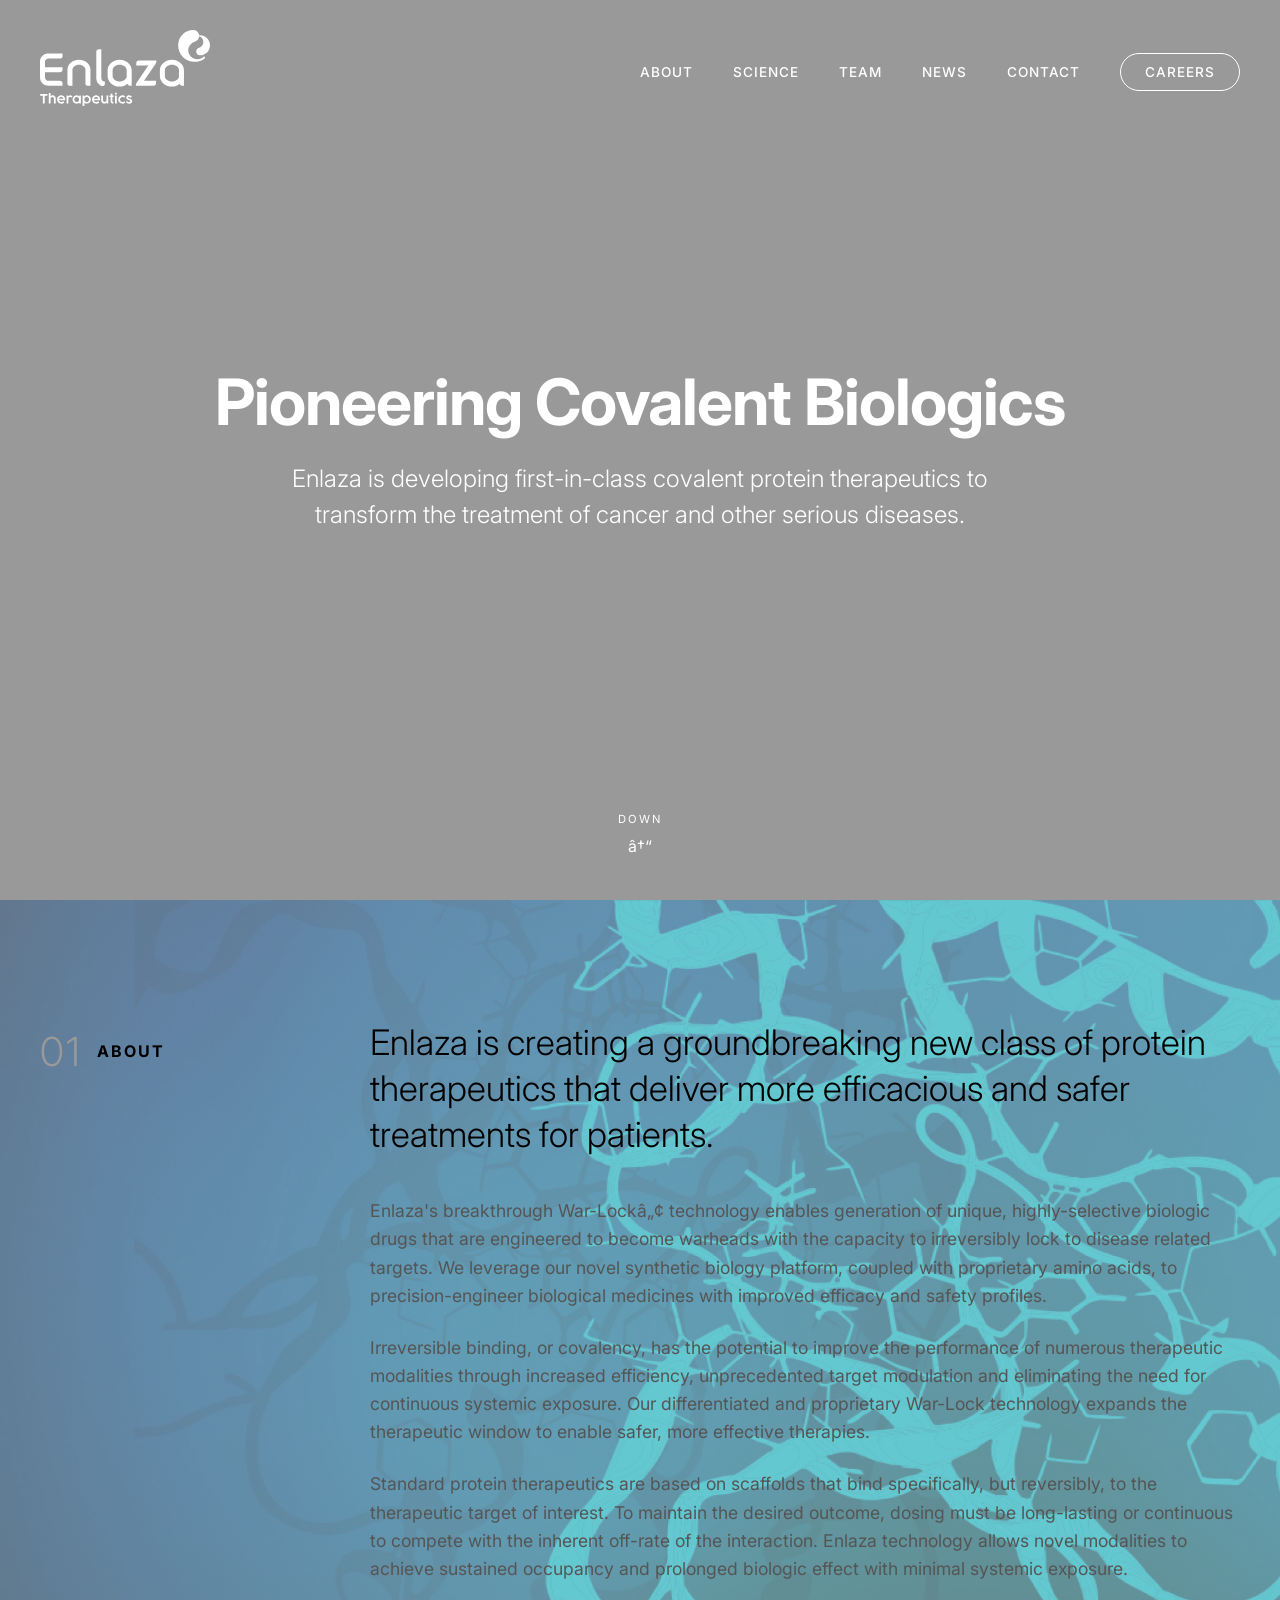
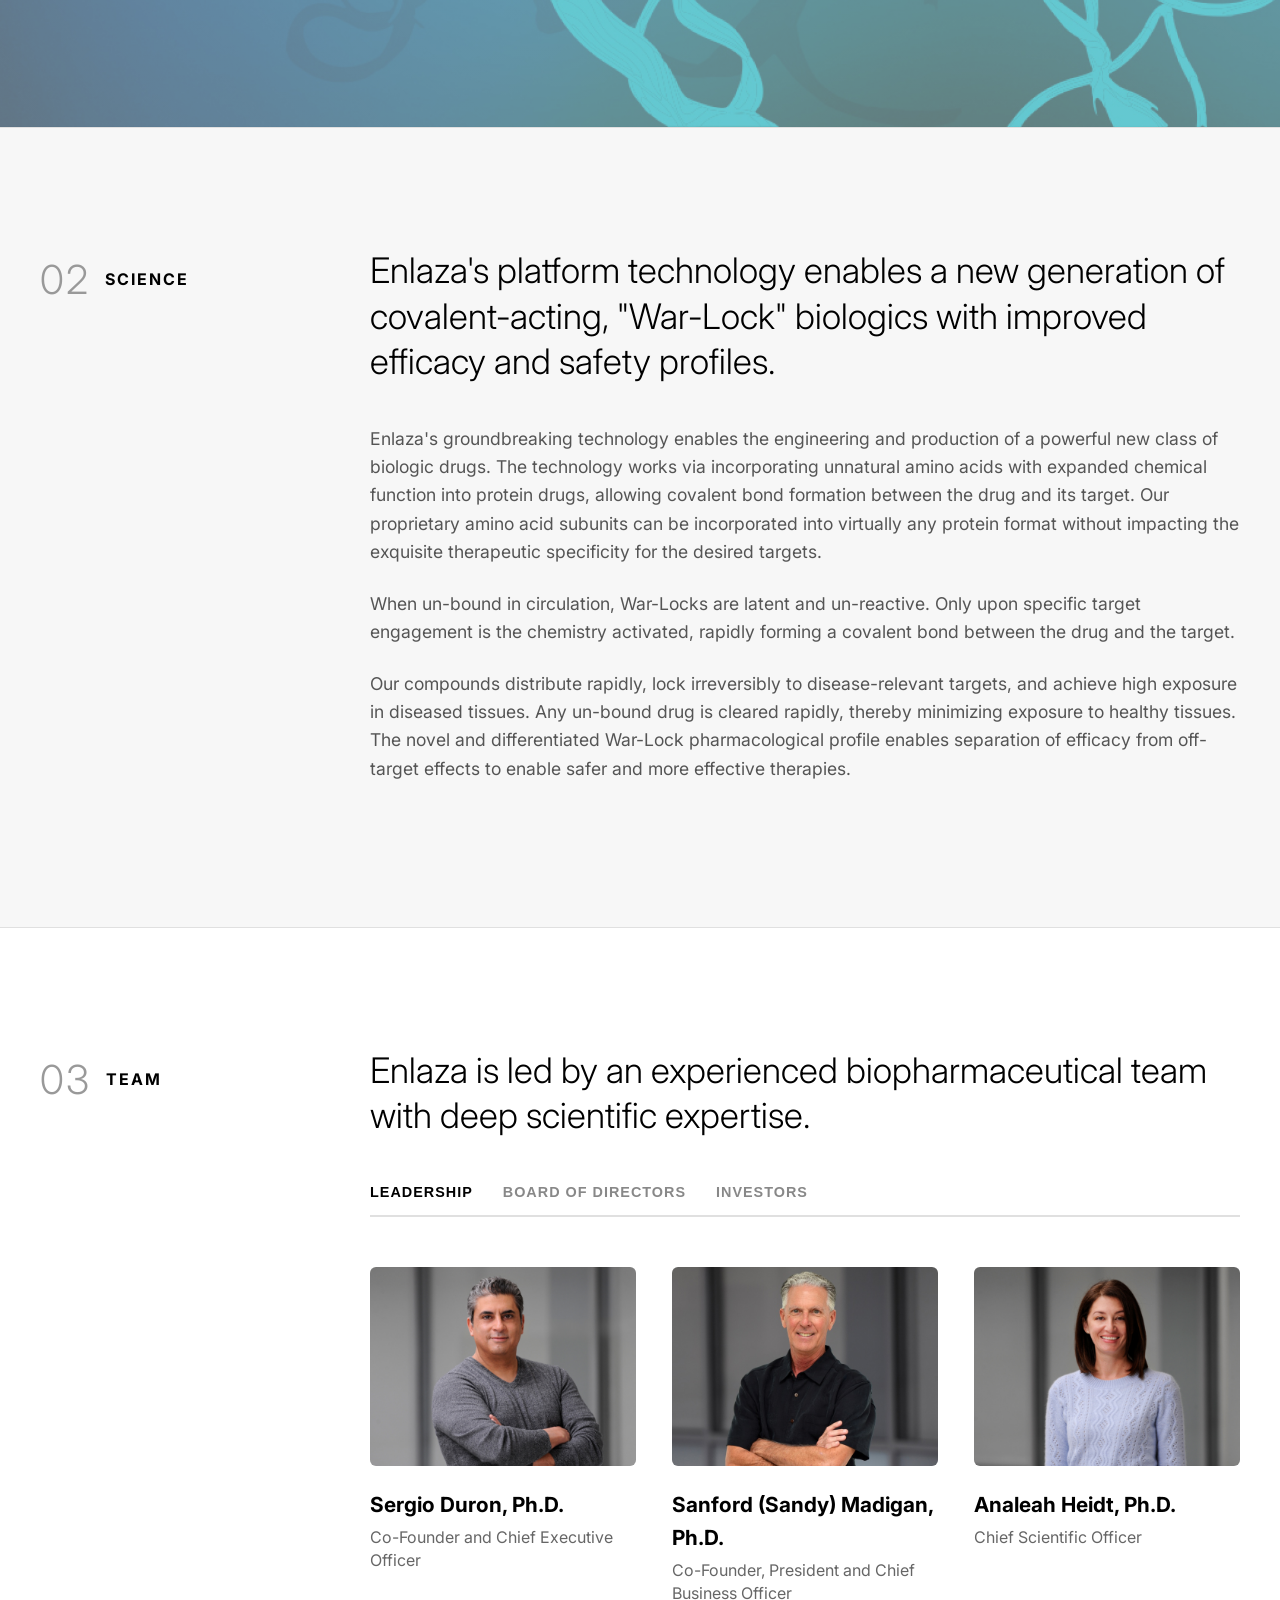
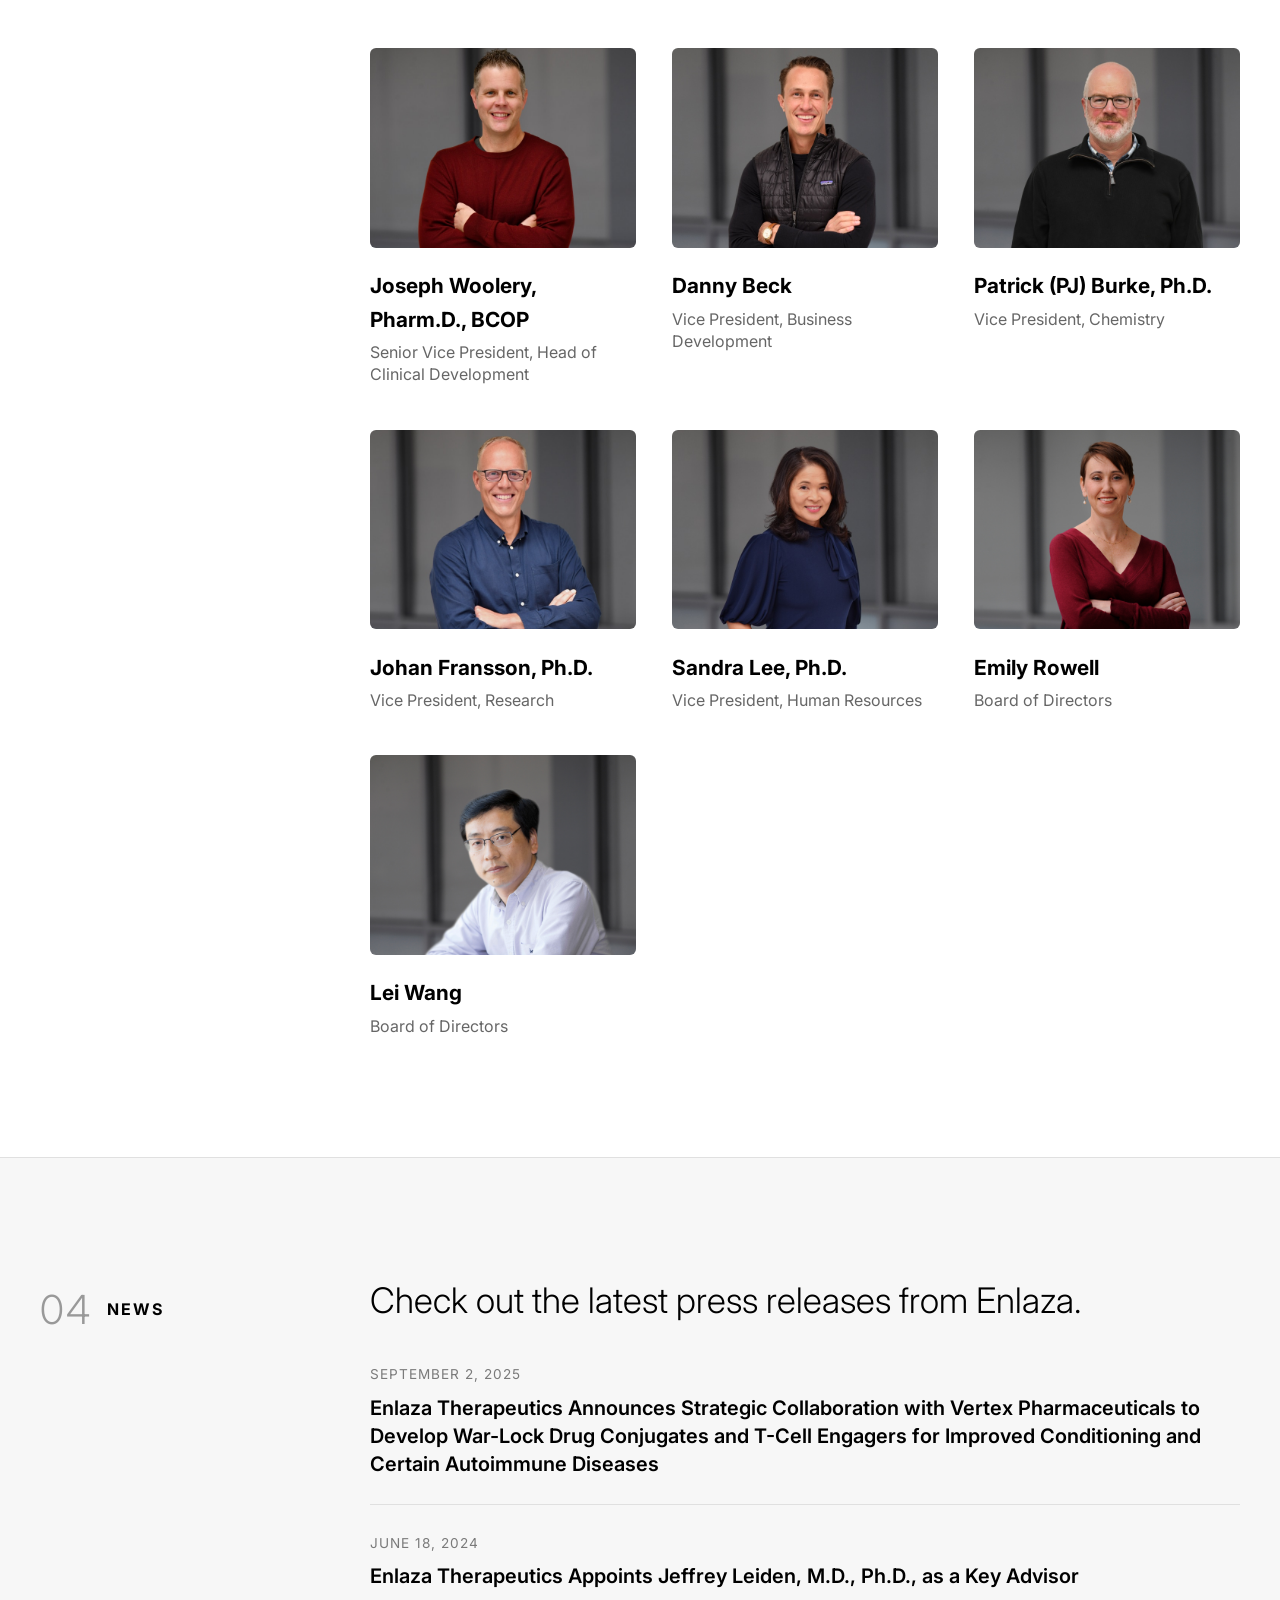
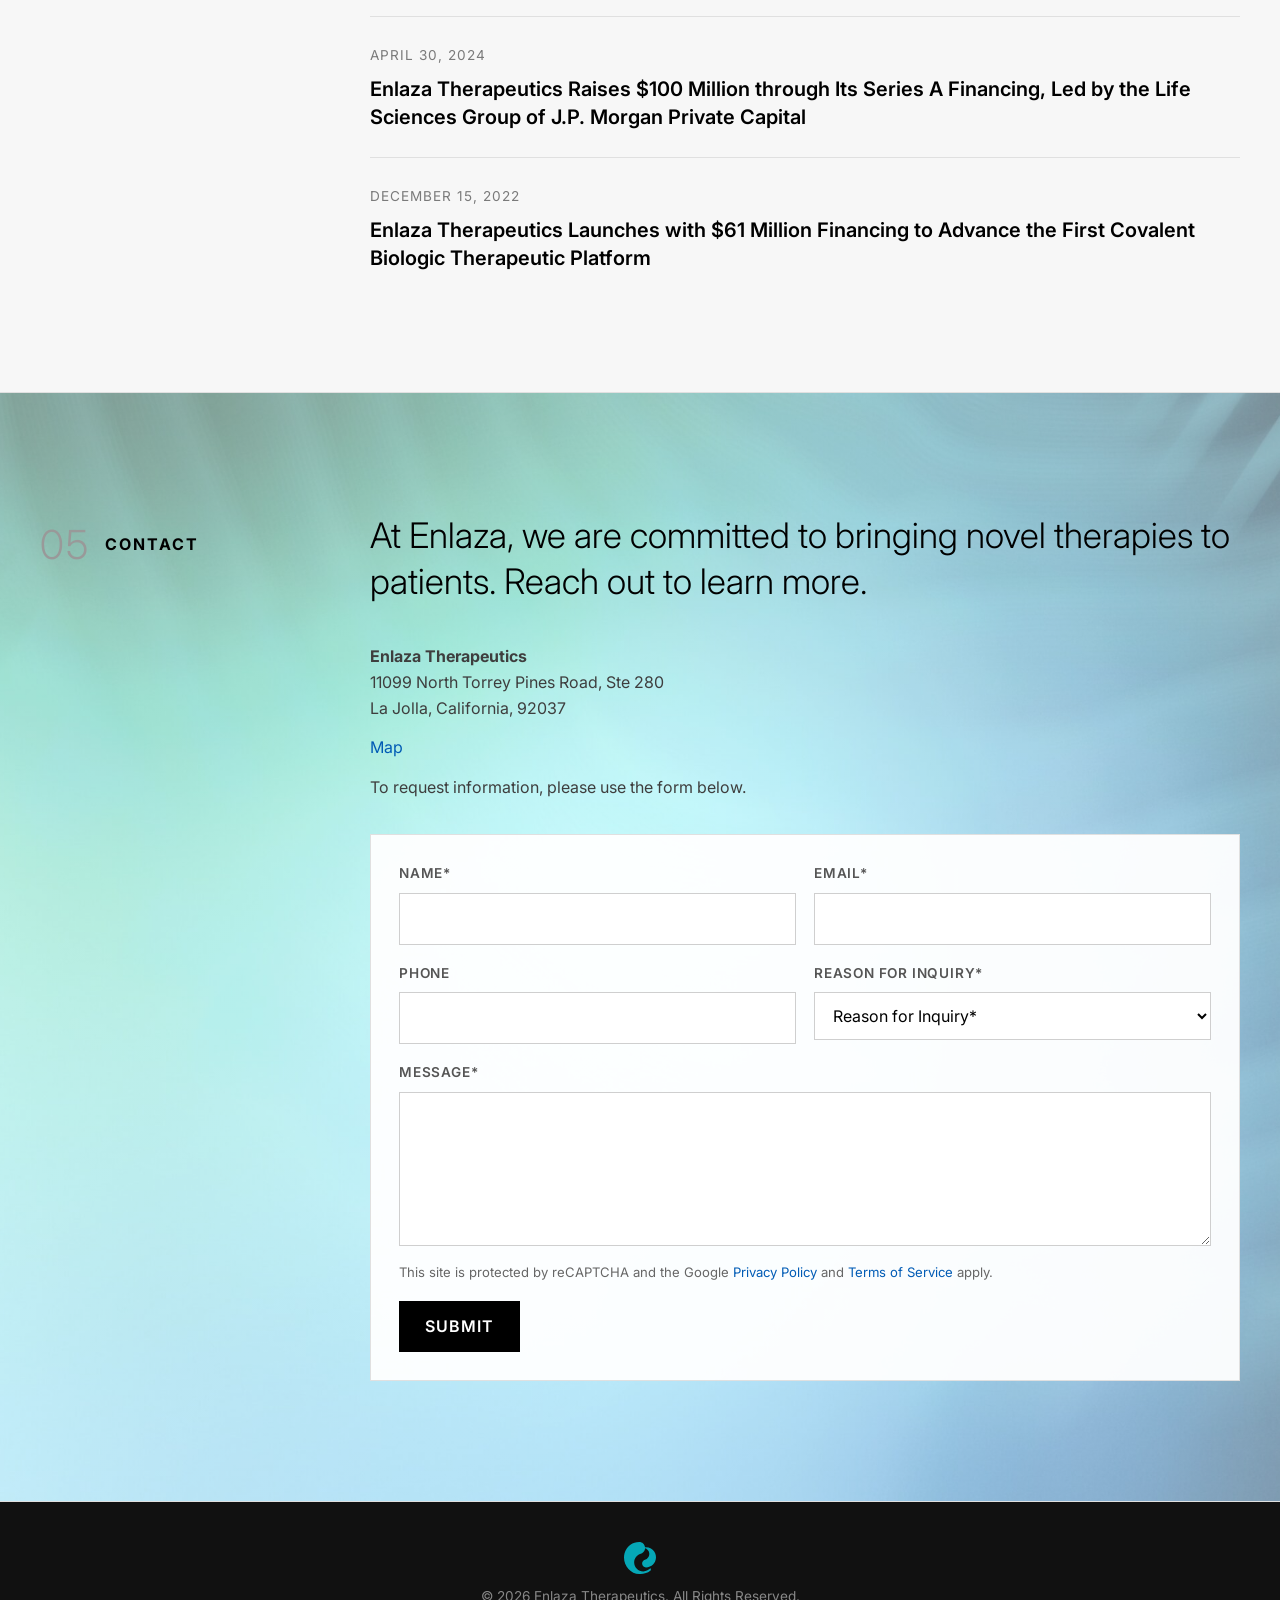
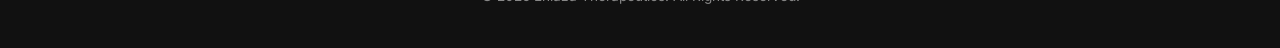
<file: index.html>
﻿<!DOCTYPE html>
<html lang="en">
<head>
    <meta charset="UTF-8">
    <meta name="viewport" content="width=device-width, initial-scale=1.0">
    <title>Enlaza Therapeutics | Covalent Protein Biologics</title>
    <link rel="stylesheet" href="assets/css/styles.css">
    <link href="https://fonts.googleapis.com/css2?family=Inter:wght@300;400;500;700&display=swap" rel="stylesheet">
</head>
<body>

    <header id="main-header">
        <div class="nav-container">
            <div class="logo">
                <a href="#">
                    <img src="assets/Enlaza_logo.svg" alt="Enlaza Therapeutics logo">
                </a>
            </div>
            <nav>
                <ul>
                    <li><a href="#about">About</a></li>
                    <li><a href="#science">Science</a></li>
                    <li><a href="#team">Team</a></li>
                    <li><a href="#news">News</a></li>
                    <li><a href="#contact">Contact</a></li>
                    <li><a href="#careers" class="btn-highlight">Careers</a></li>
                </ul>
            </nav>
        </div>
    </header>

    <section class="hero">
        <div class="video-container">
            <video autoplay muted loop playsinline id="bg-video">
                <source src="https://enlazatx.com/wp-content/uploads/2022/12/untitled-optimized.mp4" type="video/mp4">
            </video>
            <div class="video-overlay"></div>
        </div>
        
        <div class="hero-content">
            <h1>Pioneering Covalent Biologics</h1>
            <p>Enlaza is developing first-in-class covalent protein therapeutics to transform the treatment of cancer and other serious diseases.</p>
        </div>
        
        <a href="#about" class="scroll-down">
            <span>down</span>
            <div class="arrow">â†“</div>
        </a>
    </section>

    <section id="about" class="page-section">
        <div class="section-container">
            <div class="section-sidebar">
                <h2 class="section-title"><span class="num">01</span> about</h2>
            </div>
            <div class="section-content">
                <h3 class="lead-text">Enlaza is creating a groundbreaking new class of protein therapeutics that deliver more efficacious and safer treatments for patients.</h3>
                
                <div class="text-blocks">
                    <p>Enlaza's breakthrough War-Lockâ„¢ technology enables generation of unique, highly-selective biologic drugs that are engineered to become warheads with the capacity to irreversibly lock to disease related targets. We leverage our novel synthetic biology platform, coupled with proprietary amino acids, to precision-engineer biological medicines with improved efficacy and safety profiles.</p>
                    
                    <p>Irreversible binding, or covalency, has the potential to improve the performance of numerous therapeutic modalities through increased efficiency, unprecedented target modulation and eliminating the need for continuous systemic exposure. Our differentiated and proprietary War-Lock technology expands the therapeutic window to enable safer, more effective therapies.</p>
                    
                    <p>Standard protein therapeutics are based on scaffolds that bind specifically, but reversibly, to the therapeutic target of interest. To maintain the desired outcome, dosing must be long-lasting or continuous to compete with the inherent off-rate of the interaction. Enlaza technology allows novel modalities to achieve sustained occupancy and prolonged biologic effect with minimal systemic exposure.</p>
                </div>
            </div>
        </div>
    </section>

    <section id="science" class="page-section bg-gray">
        <div class="section-container">
            <div class="section-sidebar">
                <h2 class="section-title"><span class="num">02</span> Science</h2>
            </div>
            <div class="section-content">
                <h3 class="lead-text">Enlaza's platform technology enables a new generation of covalent-acting, "War-Lock" biologics with improved efficacy and safety profiles.</h3>
                
                <div class="text-blocks">
                    <p>Enlaza's groundbreaking technology enables the engineering and production of a powerful new class of biologic drugs. The technology works via incorporating unnatural amino acids with expanded chemical function into protein drugs, allowing covalent bond formation between the drug and its target. Our proprietary amino acid subunits can be incorporated into virtually any protein format without impacting the exquisite therapeutic specificity for the desired targets.</p>
                    
                    <p>When un-bound in circulation, War-Locks are latent and un-reactive. Only upon specific target engagement is the chemistry activated, rapidly forming a covalent bond between the drug and the target.</p>
                    
                    <p>Our compounds distribute rapidly, lock irreversibly to disease-relevant targets, and achieve high exposure in diseased tissues. Any un-bound drug is cleared rapidly, thereby minimizing exposure to healthy tissues. The novel and differentiated War-Lock pharmacological profile enables separation of efficacy from off-target effects to enable safer and more effective therapies.</p>
                </div>
            </div>
        </div>
    </section>

    <section id="team" class="page-section">
        <div class="section-container">
            <div class="section-sidebar">
                <h2 class="section-title"><span class="num">03</span> Team</h2>
            </div>
            <div class="section-content">
                <h3 class="lead-text">Enlaza is led by an experienced biopharmaceutical team with deep scientific expertise.</h3>
                
                <ul class="team-nav" role="tablist" aria-label="Team categories">
                    <li><button class="active" data-team-tab="leadership" role="tab" aria-selected="true">Leadership</button></li>
                    <li><button data-team-tab="board" role="tab" aria-selected="false">Board of Directors</button></li>
                    <li><button data-team-tab="investors" role="tab" aria-selected="false">Investors</button></li>
                </ul>

                <div class="team-panel active" id="team-panel-leadership">
                    <div class="team-grid">
                        <div class="team-member">
                            <img src="assets/Enlaza_Sergio_2.jpg" alt="Sergio Duron, Ph.D.">
                            <h4>Sergio Duron, Ph.D.</h4>
                            <p>Co-Founder and Chief Executive Officer</p>
                        </div>
                        <div class="team-member">
                            <img src="assets/Enlaza_Sandy_Madigan.jpg" alt="Sanford Madigan, Ph.D.">
                            <h4>Sanford (Sandy) Madigan, Ph.D.</h4>
                            <p>Co-Founder, President and Chief Business Officer</p>
                        </div>
                        <div class="team-member">
                            <img src="assets/Enlaza_Analeah_2.jpg" alt="Analeah Heidt, Ph.D.">
                            <h4>Analeah Heidt, Ph.D.</h4>
                            <p>Chief Scientific Officer</p>
                        </div>
                        <div class="team-member">
                            <img src="assets/Enlaza_Joseph_Woolery.jpg" alt="Joseph Woolery, Pharm.D., BCOP">
                            <h4>Joseph Woolery, Pharm.D., BCOP</h4>
                            <p>Senior Vice President, Head of Clinical Development</p>
                        </div>
                        <div class="team-member">
                            <img src="assets/Enlaza_Danny_Beck.jpg" alt="Danny Beck">
                            <h4>Danny Beck</h4>
                            <p>Vice President, Business Development</p>
                        </div>
                        <div class="team-member">
                            <img src="assets/Enlaza_Patrick_Burke.jpg" alt="Patrick Burke, Ph.D.">
                            <h4>Patrick (PJ) Burke, Ph.D.</h4>
                            <p>Vice President, Chemistry</p>
                        </div>
                        <div class="team-member">
                            <img src="assets/Enlaza_Fransson.jpg" alt="Johan Fransson, Ph.D.">
                            <h4>Johan Fransson, Ph.D.</h4>
                            <p>Vice President, Research</p>
                        </div>
                        <div class="team-member">
                            <img src="assets/Enlaza_Sandra_Lee.jpg" alt="Sandra Lee, Ph.D.">
                            <h4>Sandra Lee, Ph.D.</h4>
                            <p>Vice President, Human Resources</p>
                        </div>
                        <div class="team-member">
                            <img src="assets/Enlaza_Therapeutics_Emily_Rowell.jpg" alt="Emily Rowell">
                            <h4>Emily Rowell</h4>
                            <p>Board of Directors</p>
                        </div>
                        <div class="team-member">
                            <img src="assets/Enlaza_Therapeutics_Lei_Wang.jpg" alt="Lei Wang">
                            <h4>Lei Wang</h4>
                            <p>Board of Directors</p>
                        </div>
                    </div>
                </div>

                <div class="team-panel" id="team-panel-board">
                    <div class="board-grid">
                        <div class="board-member">
                            <h4>Stephen Squinto, Ph.D.</h4>
                            <p>Chief Investment Officer, J.P. Morgan Life Sciences Private Capital</p>
                        </div>
                        <div class="board-member">
                            <h4>Jay Lichter, Ph.D.</h4>
                            <p>Managing Director, Avalon Ventures</p>
                        </div>
                        <div class="board-member">
                            <h4>James N. Topper, M.D., Ph.D.</h4>
                            <p>Managing Director, Frazier Life Sciences</p>
                        </div>
                        <div class="board-member">
                            <h4>Shelley Chu, M.D., Ph.D.</h4>
                            <p>Partner, Lightspeed Venture Partners</p>
                        </div>
                        <div class="board-member">
                            <h4>Marcos Milla, Ph.D.</h4>
                            <p>Venture Partner, Samsara BioCapital</p>
                        </div>
                        <div class="board-member">
                            <h4>Sergio Duron, Ph.D.</h4>
                            <p>Co-Founder and Chief Executive Officer</p>
                        </div>
                    </div>
                </div>

                <div class="team-panel" id="team-panel-investors">
                    <div class="investors-grid">
                        <div class="investor">
                            <img src="assets/Alexandria-VI.webp" alt="Alexandria Venture Investments">
                        </div>
                        <div class="investor">
                            <img src="assets/Amgen-Ventures.png" alt="Amgen Ventures">
                        </div>
                        <div class="investor">
                            <img src="assets/Avalon-Ventures.png" alt="Avalon Ventures">
                        </div>
                        <div class="investor">
                            <img src="assets/Bregua.webp" alt="Bregua Corporation">
                        </div>
                        <div class="investor">
                            <img src="assets/Frazier-LS_Rev.webp" alt="Frazier Life Sciences">
                        </div>
                        <div class="investor">
                            <img src="assets/JPMorgan-Am.webp" alt="JPMorgan">
                        </div>
                        <div class="investor">
                            <img src="assets/Lightspeed.webp" alt="Lightspeed Venture Partners">
                        </div>
                        <div class="investor">
                            <img src="assets/Pappas-Capital.webp" alt="Pappas Capital">
                        </div>
                        <div class="investor">
                            <img src="assets/Pfizer.webp" alt="Pfizer">
                        </div>
                        <div class="investor">
                            <img src="assets/Regeneron_Ventures_logo.webp" alt="Regeneron Ventures">
                        </div>
                        <div class="investor">
                            <img src="assets/SamsaraBC.png" alt="Samsara BioCapital">
                        </div>
                    </div>
                </div>
            </div>
        </div>
    </section>

    <section id="news" class="page-section bg-gray">
        <div class="section-container">
            <div class="section-sidebar">
                <h2 class="section-title"><span class="num">04</span> News</h2>
            </div>
            <div class="section-content">
                <h3 class="lead-text">Check out the latest press releases from Enlaza.</h3>

                <div class="news-list" aria-label="Latest news">
                    <article class="news-item">
                        <p class="news-date">September 2, 2025</p>
                        <h4>
                            <a href="https://enlazatx.com/press_release/enlaza-therapeutics-announces-strategic-collaboration-with-vertex-pharmaceuticals-to-develop-war-lock-drug-conjugates-and-t-cell-engagers-for-improved-conditioning-and-certain-autoimmune-diseases/" target="_blank" rel="noopener noreferrer">
                                Enlaza Therapeutics Announces Strategic Collaboration with Vertex Pharmaceuticals to Develop War-Lock Drug Conjugates and T-Cell Engagers for Improved Conditioning and Certain Autoimmune Diseases
                            </a>
                        </h4>
                    </article>

                    <article class="news-item">
                        <p class="news-date">June 18, 2024</p>
                        <h4>
                            <a href="https://enlazatx.com/press_release/enlaza-therapeutics-appoints-jeffrey-leiden-m-d-ph-d-as-a-key-advisor/" target="_blank" rel="noopener noreferrer">
                                Enlaza Therapeutics Appoints Jeffrey Leiden, M.D., Ph.D., as a Key Advisor
                            </a>
                        </h4>
                    </article>

                    <article class="news-item">
                        <p class="news-date">April 30, 2024</p>
                        <h4>
                            <a href="https://enlazatx.com/press_release/enlaza-therapeutics-raises-100-million-through-its-series-a-financing-led-by-the-life-sciences-group-of-j-p-morgan-private-capital/" target="_blank" rel="noopener noreferrer">
                                Enlaza Therapeutics Raises $100 Million through Its Series A Financing, Led by the Life Sciences Group of J.P. Morgan Private Capital
                            </a>
                        </h4>
                    </article>

                    <article class="news-item">
                        <p class="news-date">December 15, 2022</p>
                        <h4>
                            <a href="https://enlazatx.com/press_release/enlaza-therapeutics-launches-with-61-million-financing-to-advance-the-first-covalent-biologic-therapeutic-platform/" target="_blank" rel="noopener noreferrer">
                                Enlaza Therapeutics Launches with $61 Million Financing to Advance the First Covalent Biologic Therapeutic Platform
                            </a>
                        </h4>
                    </article>
                </div>
            </div>
        </div>
    </section>

    <section id="contact" class="page-section contact-section">
        <div class="section-container">
            <div class="section-sidebar">
                <h2 class="section-title"><span class="num">05</span> Contact</h2>
            </div>
            <div class="section-content">
                <h3 class="lead-text">At Enlaza, we are committed to bringing novel therapies to patients. Reach out to learn more.</h3>

                <div class="contact-details">
                    <p><strong>Enlaza Therapeutics</strong><br>11099 North Torrey Pines Road, Ste 280<br>La Jolla, California, 92037</p>
                    <p><a href="https://goo.gl/maps/MUJt1PDjsA9YeuVT8" target="_blank" rel="noopener noreferrer">Map</a></p>
                    <p>To request information, please use the form below.</p>
                </div>

                <form class="contact-form" action="#" method="post">
                    <div class="form-grid">
                        <div class="form-field">
                            <label for="contact-name">Name*</label>
                            <input id="contact-name" name="name" type="text" required>
                        </div>

                        <div class="form-field">
                            <label for="contact-email">Email*</label>
                            <input id="contact-email" name="email" type="email" required>
                        </div>

                        <div class="form-field">
                            <label for="contact-phone">Phone</label>
                            <input id="contact-phone" name="phone" type="tel">
                        </div>

                        <div class="form-field">
                            <label for="contact-reason">Reason for Inquiry*</label>
                            <select id="contact-reason" name="reason" required>
                                <option value="" selected disabled>Reason for Inquiry*</option>
                                <option value="business-development">Business Development</option>
                                <option value="media">Media / Press</option>
                                <option value="careers">Careers</option>
                                <option value="partnerships">Partnerships</option>
                                <option value="general">General Inquiry</option>
                            </select>
                        </div>

                        <div class="form-field form-field-full">
                            <label for="contact-message">Message*</label>
                            <textarea id="contact-message" name="message" rows="5" required></textarea>
                        </div>
                    </div>

                    <p class="form-disclaimer">This site is protected by reCAPTCHA and the Google <a href="https://policies.google.com/privacy?hl=en" target="_blank" rel="noopener noreferrer">Privacy Policy</a> and <a href="https://policies.google.com/terms?hl=en" target="_blank" rel="noopener noreferrer">Terms of Service</a> apply.</p>

                    <button type="submit" class="form-submit">Submit</button>
                </form>
            </div>
        </div>
    </section>

    <footer>
        <div class="footer-content">
            <img src="assets/Symbol_Footer.svg" alt="Enlaza symbol" class="footer-symbol">
            <p>&copy; 2026 Enlaza Therapeutics. All Rights Reserved.</p>
        </div>
    </footer>

    <script>
        // Simple script to change header background on scroll (common on these sites)
        window.addEventListener('scroll', () => {
            const header = document.getElementById('main-header');
            if (window.scrollY > 50) {
                header.classList.add('scrolled');
            } else {
                header.classList.remove('scrolled');
            }
        });

        // Tab functionality for Team section
        const teamTabs = document.querySelectorAll('[data-team-tab]');
        const teamPanels = {
            leadership: document.getElementById('team-panel-leadership'),
            board: document.getElementById('team-panel-board'),
            investors: document.getElementById('team-panel-investors')
        };

        teamTabs.forEach((tab) => {
            tab.addEventListener('click', () => {
                teamTabs.forEach((currentTab) => {
                    currentTab.classList.remove('active');
                    currentTab.setAttribute('aria-selected', 'false');
                });

                Object.values(teamPanels).forEach((panel) => panel.classList.remove('active'));

                tab.classList.add('active');
                tab.setAttribute('aria-selected', 'true');
                teamPanels[tab.dataset.teamTab].classList.add('active');
            });
        });
    </script>
</body>
</html>
</file>
<file: assets/css/styles.css>
/* --- Base Reset & Typography --- */
:root {
    --primary-color: #000000;
    --text-color: #333333;
    --light-gray: #f7f7f7;
    --border-color: #e0e0e0;
    --accent-blue: #005bb5;
}

* {
    margin: 0;
    padding: 0;
    box-sizing: border-box;
}

html {
    scroll-behavior: smooth;
}

body {
    font-family: 'Inter', -apple-system, BlinkMacSystemFont, "Segoe UI", Roboto, sans-serif;
    color: var(--text-color);
    line-height: 1.6;
    background-color: #ffffff;
    -webkit-font-smoothing: antialiased;
}

/* --- Navigation Header --- */
header {
    position: fixed;
    top: 0;
    width: 100%;
    z-index: 999;
    padding: 30px 0;
    transition: all 0.4s ease;
    background: transparent;
}

header.scrolled {
    background: rgba(255, 255, 255, 0.98);
    padding: 20px 0;
    box-shadow: 0 2px 10px rgba(0,0,0,0.05);
}

header.scrolled .logo a, 
header.scrolled nav ul li a {
    color: var(--primary-color);
}

.nav-container {
    max-width: 1400px;
    margin: 0 auto;
    padding: 0 40px;
    display: flex;
    justify-content: space-between;
    align-items: center;
}

.logo a {
    color: #ffffff;
    text-decoration: none;
    display: inline-flex;
    align-items: center;
    transition: color 0.3s ease;
}

.logo img {
    width: 170px;
    max-width: 100%;
    display: block;
    filter: brightness(0) invert(1);
    transition: filter 0.3s ease;
}

header.scrolled .logo img {
    filter: none;
}

nav ul {
    display: flex;
    list-style: none;
    gap: 40px;
    align-items: center; /* Aligns the pill button nicely */
}

nav ul li a {
    color: #ffffff;
    text-decoration: none;
    font-size: 0.85rem;
    font-weight: 500;
    text-transform: uppercase;
    letter-spacing: 1px;
    transition: all 0.3s ease;
}

nav ul li a:hover {
    color: #aaaaaa;
}

/* --- Careers Highlight Button --- */
nav ul li a.btn-highlight {
    border: 1px solid #ffffff;
    padding: 10px 24px;
    border-radius: 30px; /* Gives it the pill shape */
}

nav ul li a.btn-highlight:hover {
    background-color: #ffffff;
    color: var(--primary-color);
}

header.scrolled nav ul li a.btn-highlight {
    border-color: var(--primary-color);
    color: var(--primary-color);
}

header.scrolled nav ul li a.btn-highlight:hover {
    background-color: var(--primary-color);
    color: #ffffff;
}

/* --- Hero Section --- */
.hero {
    position: relative;
    height: 100vh;
    min-height: 700px;
    display: flex;
    align-items: center;
    padding: 0 40px;
}

.video-container {
    position: absolute;
    top: 0;
    left: 0;
    width: 100%;
    height: 100%;
    overflow: hidden;
    z-index: -1;
}

#bg-video {
    width: 100vw;
    height: 100vh;
    object-fit: cover;
}

.video-overlay {
    position: absolute;
    top: 0;
    left: 0;
    width: 100%;
    height: 100%;
    background: rgba(0, 0, 0, 0.4); 
}

.hero-content {
    max-width: 900px;
    margin: 0 auto;
    color: #ffffff;
    text-align: center;
    z-index: 1;
}

.hero-content h1 {
    font-size: clamp(3rem, 5vw, 5rem);
    font-weight: 700;
    line-height: 1.1;
    margin-bottom: 24px;
    letter-spacing: -1px;
}

.hero-content p {
    font-size: clamp(1.1rem, 2vw, 1.5rem);
    font-weight: 300;
    max-width: 700px;
    margin: 0 auto;
    line-height: 1.5;
}

.scroll-down {
    position: absolute;
    bottom: 40px;
    left: 50%;
    transform: translateX(-50%);
    color: #ffffff;
    text-decoration: none;
    text-align: center;
    z-index: 1;
    display: flex;
    flex-direction: column;
    align-items: center;
    gap: 5px;
}

.scroll-down span {
    font-size: 0.7rem;
    text-transform: uppercase;
    letter-spacing: 2px;
}

/* --- Two-Column Layout Sections --- */
.page-section {
    padding: 120px 0;
    border-bottom: 1px solid var(--border-color);
}

/* About Section Background Setup */
#about {
    background-color: #eef2f3;
    background-image: linear-gradient(rgba(255, 255, 255, 0.38), rgba(255, 255, 255, 0.38)), url('../About_BG.jpg');
    background-position: center;
    background-size: cover;
    background-repeat: no-repeat;
}

.bg-gray {
    background-color: var(--light-gray);
}

.section-container {
    max-width: 1400px;
    margin: 0 auto;
    padding: 0 40px;
    display: flex;
    gap: 80px;
}

.section-sidebar {
    flex: 0 0 250px; 
}

.section-title {
    font-size: 1rem;
    font-weight: 700;
    text-transform: uppercase;
    letter-spacing: 2px;
    color: var(--primary-color);
    display: flex;
    align-items: center;
    gap: 15px;
}

.section-title .num {
    font-size: 2.5rem;
    font-weight: 300;
    color: #999;
}

.section-content {
    flex: 1; 
    max-width: 900px;
}

/* Removed .section-image styles since we moved it to the background */

.lead-text {
    font-size: 2.2rem;
    font-weight: 300;
    line-height: 1.3;
    color: var(--primary-color);
    margin-bottom: 40px;
}

.text-blocks p {
    font-size: 1.1rem;
    color: #555555;
    margin-bottom: 24px;
}

/* --- Team Section --- */
.team-nav {
    display: flex;
    list-style: none;
    gap: 30px;
    margin-bottom: 50px;
    border-bottom: 2px solid var(--border-color);
    padding-bottom: 10px;
}

.team-nav button {
    background: none;
    border: 0;
    cursor: pointer;
    text-decoration: none;
    color: #888;
    font-weight: 600;
    font-size: 0.9rem;
    text-transform: uppercase;
    letter-spacing: 1px;
    transition: color 0.3s;
}

.team-nav button.active, .team-nav button:hover {
    color: var(--primary-color);
}

.team-panel {
    display: none;
}

.team-panel.active {
    display: block;
    animation: fadeIn 0.4s ease-in-out; /* Smooth fade-in for tabs */
}

@keyframes fadeIn {
    from { opacity: 0; transform: translateY(10px); }
    to { opacity: 1; transform: translateY(0); }
}

.team-grid {
    display: grid;
    grid-template-columns: repeat(auto-fill, minmax(280px, 1fr));
    gap: 40px;
}

#team-panel-leadership .team-grid {
    grid-template-columns: repeat(3, minmax(0, 1fr));
    gap: 44px 36px;
}

.team-member h4 {
    font-size: 1.3rem;
    font-weight: 700;
    color: var(--primary-color);
    margin-bottom: 5px;
}

.team-member img {
    width: 100%;
    aspect-ratio: 4 / 3;
    object-fit: cover;
    margin-bottom: 14px;
    border-radius: 6px;
    transition: transform 0.3s ease; /* Hover effect for team images */
}

.team-member:hover img {
    transform: scale(1.02);
}

.team-member p {
    font-size: 1rem;
    color: #666;
    line-height: 1.4;
}

.board-grid {
    display: grid;
    grid-template-columns: repeat(3, minmax(0, 1fr));
    gap: 68px 42px;
    padding-top: 24px;
}

.board-member {
    text-align: center;
}

.board-member h4 {
    font-size: 2rem;
    font-weight: 700;
    color: #0f2d45;
    margin-bottom: 8px;
}

.board-member p {
    font-size: 17px;
    line-height: 1.52941 !important;
    font-weight: 375;
    color: #2d4245;
    padding-bottom: 0;
}

.investors-grid {
    display: grid;
    grid-template-columns: repeat(4, minmax(0, 1fr));
    gap: 36px;
    padding-top: 28px;
}

.investor {
    height: 241px;
    background: #fff;
    display: flex;
    align-items: center;
    justify-content: center;
    padding: 10px;
    overflow: hidden;
}

.investor img {
    max-width: 100%;
    max-height: 96px;
    width: auto;
    height: auto;
    object-fit: contain;
}

/* --- News Section --- */
.news-list {
    display: grid;
    gap: 28px;
}

.news-item {
    padding-bottom: 26px;
    border-bottom: 1px solid var(--border-color);
}

.news-item:last-child {
    padding-bottom: 0;
    border-bottom: 0;
}

.news-date {
    font-size: 0.85rem;
    letter-spacing: 1px;
    text-transform: uppercase;
    color: #7a7a7a;
    margin-bottom: 8px;
}

.news-item h4 {
    font-size: 1.25rem;
    font-weight: 600;
    line-height: 1.4;
}

.news-item a {
    color: var(--primary-color);
    text-decoration: none;
    transition: color 0.25s ease;
}

.news-item a:hover {
    color: var(--accent-blue);
}

#contact.contact-section {
    position: relative;
    background-color: #eef2f3;
    background-image: linear-gradient(rgba(255, 255, 255, 0.42), rgba(255, 255, 255, 0.42)), url('../Contact_BG-scaled.jpg');
    background-position: center;
    background-size: cover;
    background-repeat: no-repeat;
}

.contact-details {
    margin-bottom: 34px;
}

.contact-details p {
    margin-bottom: 14px;
    color: #3e3e3e;
    font-size: 1rem;
}

.contact-details a {
    color: var(--accent-blue);
    text-decoration: none;
}

.contact-details a:hover {
    text-decoration: underline;
}

.contact-form {
    background: rgba(255, 255, 255, 0.95);
    border: 1px solid var(--border-color);
    padding: 28px;
}

.form-grid {
    display: grid;
    grid-template-columns: repeat(2, minmax(0, 1fr));
    gap: 18px;
}

.form-field {
    display: flex;
    flex-direction: column;
    gap: 8px;
}

.form-field-full {
    grid-column: 1 / -1;
}

.form-field label {
    font-size: 0.85rem;
    font-weight: 600;
    text-transform: uppercase;
    letter-spacing: 0.8px;
    color: #555;
}

.form-field input,
.form-field select,
.form-field textarea {
    width: 100%;
    border: 1px solid #cfcfcf;
    background: #fff;
    padding: 12px 14px;
    font: inherit;
    color: var(--primary-color);
}

.form-field textarea {
    resize: vertical;
    min-height: 140px;
}

.form-field input:focus,
.form-field select:focus,
.form-field textarea:focus {
    outline: none;
    border-color: var(--accent-blue);
    box-shadow: 0 0 0 3px rgba(0, 91, 181, 0.12);
}

.form-disclaimer {
    margin-top: 16px;
    font-size: 0.82rem;
    color: #666;
}

.form-disclaimer a {
    color: var(--accent-blue);
    text-decoration: none;
}

.form-disclaimer a:hover {
    text-decoration: underline;
}

.form-submit {
    margin-top: 18px;
    border: 0;
    background: var(--primary-color);
    color: #fff;
    font: inherit;
    font-weight: 600;
    text-transform: uppercase;
    letter-spacing: 1px;
    padding: 13px 26px;
    cursor: pointer;
    transition: background-color 0.25s ease;
}

.form-submit:hover {
    background: #222;
}

/* --- Footer --- */
footer {
    padding: 40px;
    background: #111;
    color: #fff;
    text-align: center;
}

.footer-content p {
    font-size: 0.85rem;
    color: #888;
}

.footer-symbol {
    width: 32px;
    display: block;
    margin: 0 auto 12px;
}

/* --- Responsive Adjustments --- */
@media (max-width: 992px) {
    .section-container {
        flex-direction: column;
        gap: 40px;
    }
    
    .section-sidebar {
        flex: none;
    }
    
    .lead-text {
        font-size: 1.8rem;
    }

    #team-panel-leadership .team-grid {
        grid-template-columns: repeat(2, minmax(0, 1fr));
    }

    .board-grid {
        grid-template-columns: repeat(2, minmax(0, 1fr));
        gap: 48px 30px;
    }

    .investors-grid {
        grid-template-columns: repeat(2, minmax(0, 1fr));
    }
}

@media (max-width: 768px) {
    nav ul {
        display: none; 
    }
    
    .hero-content h1 {
        font-size: 2.5rem;
    }
    
    .page-section {
        padding: 80px 0;
    }

    .logo img {
        width: 145px;
    }

    .team-nav {
        gap: 16px;
        flex-wrap: wrap;
    }

    #team-panel-leadership .team-grid,
    .board-grid,
    .investors-grid {
        grid-template-columns: 1fr;
    }

    .board-member h4 {
        font-size: 1.5rem;
    }

    .board-member p {
        font-size: 1.15rem;
    }

    .investor {
        min-height: 220px;
    }

    .contact-form {
        padding: 20px;
    }

    .form-grid {
        grid-template-columns: 1fr;
    }
}
</file>
